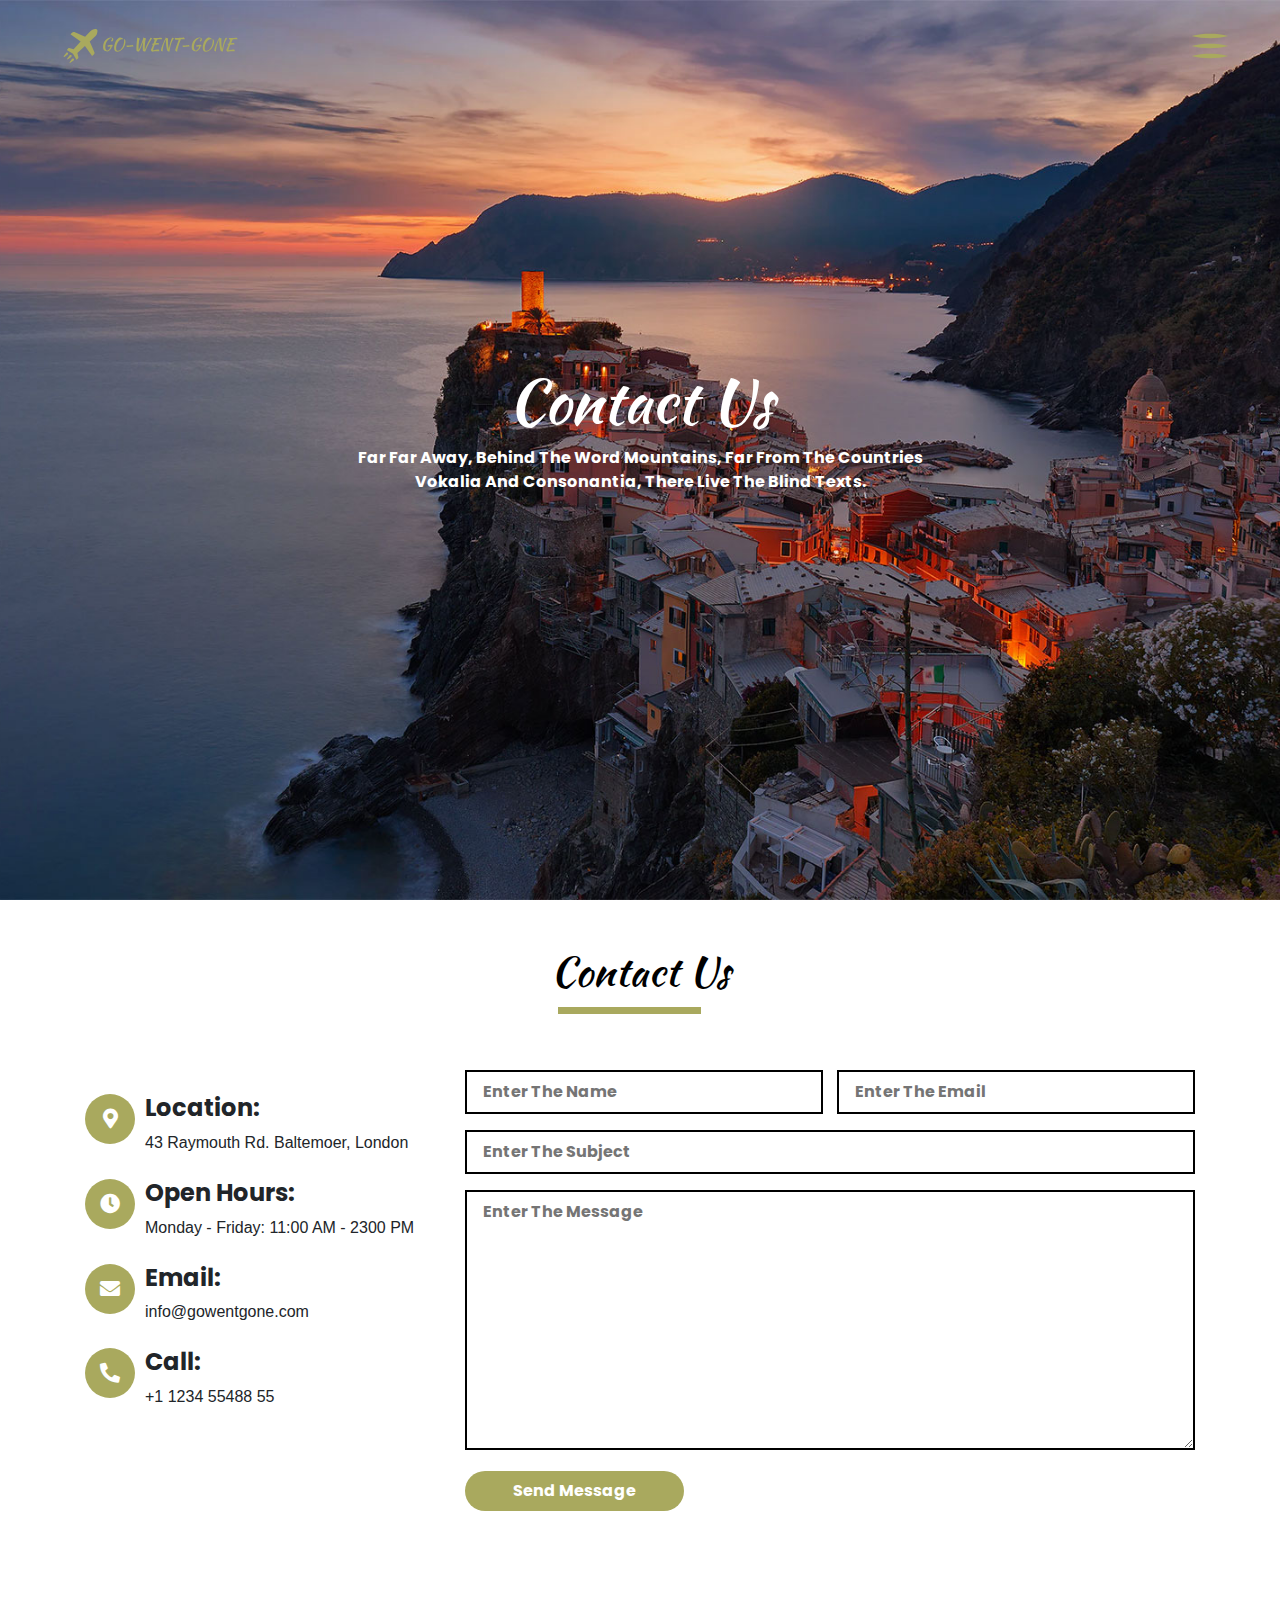
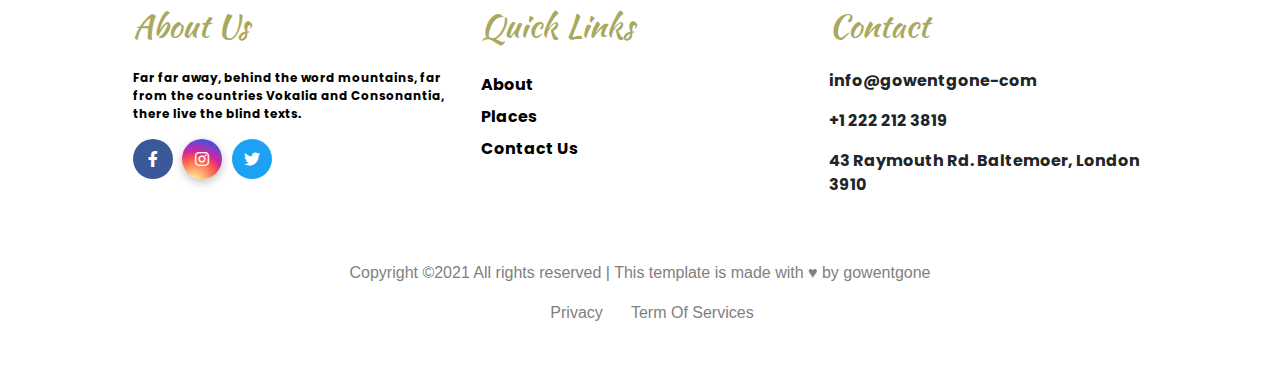
<file: html/contact.html>
<!DOCTYPE html>
<html lang="en">

<head>
    <meta charset="UTF-8">
    <meta http-equiv="X-UA-Compatible" content="IE=edge">
    <meta name="viewport" content="width=device-width, initial-scale=1.0">
    <title>Contact us - GO WENT GONE</title>
    <!-- link botstrape css file -->
    <link rel="stylesheet" href="../css/bootstrap.min.css">
    <!-- link all.css css file -->
    <link rel="stylesheet" href="../css/all.css">
    <!-- link coustom css file -->

    <link rel="stylesheet" href="../css/style.css">
    <!-- link animate css file -->
    <link rel="stylesheet" href="../css/animate.min.css">
    <!-- link favicon -->
    <link rel="shortcut icon" href="../images/logo/logo.svg" type="image/x-icon">
</head>

<body>
    <section class="wh-100 header">
        <!--  nav bar-->
        <div>
            <nav class="navigation">
                <a href="../index.html" class="home-link"><img src="../images/logo/full logo.svg" alt="logo"
                        class="logo img-fluid"> </a>
                <div class="togle" id="togle"></div>
            </nav>
            <div class="slider-page wh-100 bg-white flex">
                                <ul class="navigation-li-father text-center">
                    <li class="my-2"><a href="/GO-WENT-GONE/index.html" class="text-uppercase text-decoration-none
                                text-green style-li">home</a></li>
                    <li class="my-2"><a href="/GO-WENT-GONE/html/about.html" class="text-uppercase text-decoration-none
                                text-green style-li">about</a>
                    </li>
                    <li class="my-2"><a href="/GO-WENT-GONE/html/places.html" class="text-uppercase text-decoration-none
                                text-green style-li">services</a>
                    </li>
                    <li class="my-2"><a href="/GO-WENT-GONE/html/contact.html" class="text-uppercase text-decoration-none
                                text-green style-li">contact</a>
                    </li>
                </ul>
            </div>
        </div>
        <!-- headings -->
        <div class="wh-100 flex style-heading">
            <div class="wh-70 flex">
                <div class="text-center">
                    <h2 class="text-center font-kushan text-capitalize text-white
                                    style-other-head animate__animated animate__slideInUp">contact us</h2>
                    <p class="text-center font-poopins style-sub-heading
                                    text-capitalize text-white pb-4 animate__animated animate__slideInUp">Far far away,
                        behind the word mountains, far from the countries <br> Vokalia and Consonantia, there live the
                        blind texts.</p>
                </div>
            </div>
    </section>
    <section>
        <div class="flex">
            <h1 class="style-top-heading font-kushan text-capitalize after
                    pt-5 ">
                contact us
                <div class="underline"></div>
            </h1>
        </div>
        <div class="container  my-5">
            <div class="row align-item-center">
                <div class="col-lg-4 mb-5">
                    <div class="contact-info">
                        <div class="address mt-4">
                            <i class="fas fa-map-marker-alt fa-2x text-white "></i>
                            <h4 class="mb-2 font-poopins">Location:</h4>
                            <p>43 Raymouth Rd. Baltemoer, London</p>
                        </div>
                        <div class="open-hours mt-4">
                            <i class="fas fa-clock fa-2x text-white"></i>
                            <h4 class="mb-2 font-poopins">Open Hours:</h4>
                            <p>
                                Monday - Friday:
                                11:00 AM - 2300 PM
                            </p>
                        </div>
                        <div class="email mt-4">
                            <i class="fas fa-envelope fa-2x text-white"></i>
                            <h4 class="mb-2 font-poopins">Email:</h4>
                            <p>info@gowentgone.com</p>
                        </div>
                        <div class="phone mt-4">
                            <i class="fas fa-phone-alt fa-2x text-white"></i>
                            <h4 class="mb-2 font-poopins">Call:</h4>
                            <p>+1 1234 55488 55</p>
                        </div>
                    </div>
                </div>
                <div class="col-lg-8 ">
                    <form action="" method="post">
                        <div class="flex  style-con-nam-in  mb-3">

                            <input type="text" name="" id="" class="style-con-input px-3 py-2 text-black font-poopins style-con-nam" placeholder="enter the name">
                            <input type="text" name="" id="" class="style-con-input px-3 py-2 text-black font-poopins style-con-nam" placeholder="enter the email">
                        </div> 
                        <div class="flex flex-dir-col">

                            <input type="text" name="" id="" class="style-con-input px-3 py-2 text-black font-poopins style-con-sub mb-3" placeholder="enter the subject">
                            <textarea name="" id="" cols="30" rows="10" class="style-con-input px-3 py-2 text-black font-poopins style-con-text mb-3" placeholder="enter the message"></textarea>
                        </div>
                        <input type="button" value="send message" class="text-center text-capitalize text-white font-poopins px-5 py-2 bg-green style-send-button ">
                    </form>
                </div>
            </div>
        </div>
    </section>
  
    <footer class=" ">
        <div class="container dary  flex flex-dir-col">
            <div class="row ary py-5 px-5">
             <div class="col-xl-4 col-lg-4 col-md-12 col-sm-12 col-12 ">
                 <h2 class="text-left text-capitalize font-kushan pb-3
                 text-green">about us</h2>
                 <p class="text-left text-black font-poopins
                 text-text-black font-footer">Far far away, behind
             the
             word mountains, far from the countries Vokalia and
             Consonantia, there live the blind texts.</p>
             <ul class="style-ul padding-0">
                 <li class="style-soc-li d-inline"><a href="https://www.facebook.com/" class="style-soc-link"><i
                             class="fab fa-facebook-f style-soc-icon
                                 text-white"></i></a></li>
                 <li class="style-soc-li d-inline"><a href="https://www.instagram.com/" class="style-soc-link"><i
                             class="fab fa-instagram style-soc-icon
                                 text-white"></i></a></li>
                 <li class="style-soc-li d-inline"><a href="https://twitter.com/?lang=en"
                         class="style-soc-link"><i class="fab
                                 fa-twitter style-soc-icon text-white"></i></a>
                 </li>
             </ul>
             </div>
             <div class="col-xl-4 col-lg-4 col-md-12 col-sm-12 col-12 ">
                 <h2 class="text-left text-capitalize font-kushan pb-3
                 text-green">quick links</h2>
                 <ul class="style-ul">
                     <li class="ml-0 pl-0 text-black text-capitalize font-poopins
                             text-left py-1"><a href="about.html" class="text-black text-decoration-none
                                 text-footer">about</a></li>
                     <li class="ml-0 pl-0text-black text-capitalize font-poopins
                             text-left py-1"><a href="places.html" class="text-black text-decoration-none
                                 text-footer">places</a></li>
                     <li class="ml-0 pl-0text-black text-capitalize font-poopins
                             text-left py-1"><a href="contact.html" class="text-black text-decoration-none
                                 text-footer">contact us</a></li>
                 </ul>
             </div>
             <div class="col-xl-4 col-lg-4 col-md-12 col-sm-12 col-12 ">
                 <h2 class="text-left text-capitalize font-kushan pb-3
                 text-green">contact</h2>
                 <p class="text-text-black font-poopins">info@gowentgone-com</p>
                 <p class="text-text-black font-poopins">+1 222 212
                     3819</p>
                 <p class="text-text-black font-poopins">43 Raymouth
                     Rd. Baltemoer, London 3910</p>
             </div>
            </div>
            <div class="container flex-sapcebt flex-dir-col mb-5">
             <div class="">
                 <p class="text-left text-lightgrey">Copyright ©2021
                     All rights reserved | This template is made
                     with ♥ by gowentgone</p>
 
             </div>
             <div>
                 <a href="#" class="text-center text-capitalize
                         text-lightgrey px-4 style-links-copy">privacy</a>
                 <a href="#" class="text-center text-capitalize
                         text-lightgrey style-links-copy">term of
                     services</a>
             </div>
         </div>
    </footer>


















    <!-- link jqurey file -->
    <script src="../js/jquery-3.5.1.min.js"></script>
    <!-- link bootstrape js file -->
    <script src="../js/bootstrap.min.js"></script>
    <!-- link waypoint js file -->
    <script src="../js/waypoint.js"></script>
    <!-- link counter up js file -->
    <script src="../js/jquery.counterup.min.js"></script>
    <!-- link coustom js file -->
    <script src="../js/script.js"></script>
</body>

</html>
</file>
<file: css/style.css>
@import url(fonts.css);
@import url(predefine-classes.css);
@import url(mediaqurey.css);
.header {
    background-image: url(../images/backgroundwallpaper/hero_1.jpg);
    background-position: center;
    background-repeat: no-repeat;
    background-size: cover;
}

.navigation {
    position: absolute;
    /* top: 0px;
    left: 0px; */
    width: 100%;
    padding: 10px 50px;
    display: flex;
    justify-content: space-between;
    align-items: center;
    z-index: 1000;
}

.navigation .logo {
    width: 200px;
    height: auto;
}

.navigation .togle {
    width: 40px;
    height: 40px;
    /* background-color: brown; */
    background-image: url(../images/logo/navigation\ menu.svg);
    background-position: center;
    background-repeat: no-repeat;
    background-size: cover;
    cursor: pointer;
}

.navigation .togle.active {
    background-image: url(../images/logo/cross.svg);
    background-position: center;
    background-repeat: no-repeat;
    background-size: cover;
    cursor: pointer;
}

.slider-page {
    position: absolute;
    left: 0px;
    top: 0px;
    z-index: 20;
    transition: 0.2s;
    visibility: hidden;
    opacity: 0;
}

.slider-page.active {
    visibility: visible;
    opacity: 1;
}

.style-home-head {
    max-width: 800px;
}

.navigation-li-father {
    list-style: none;
    flex-direction: column;
}

.style-li {
    font-size: 30px;
    font-weight: 600;
    text-align: center;
    margin: 10px !important;
}

.style-li:hover {
    color: black;
}

.style-heading {
    flex-direction: column !important;
}

.style-main-heading {
    font-size: 40px;
    font-weight: 600;
}

.style-button {
    border: 0px;
    margin-top: 5px !important;
    border-radius: 40px;
    font-weight: 800;
    outline: none;
    text-decoration: none;
}

.style-button:focus {
    outline: none;
}

.style-form {
    position: relative;
    bottom: 7.1vh;
}

.style-parent-form {
    -webkit-box-shadow: 0px 10px 21px 0px rgba(0, 0, 0, 0.59);
    box-shadow: 0px 10px 21px 0px rgba(0, 0, 0, 0.59);
}

.style-input-form {
    width: 190px !important;
    height: 45px;
    /* background-color: indigo; */
    /* margin-left: 5px; */
    margin: 5px 5px;
    border-radius: 30px;
    border: 0px;
}

.style-input-form:focus {
    outline: none;
}

.style-top-heading {
    color: #000;
}

.underline {
    margin-top: 11px;
    margin-left: 7px;
    width: calc(100% - 20%);
    height: 7px;
    background-color: #a9a95e;
}

.style-carousel {
    width: 361px;
    height: 445px;
    display: flex;
    align-items: center;
    margin-left: 10px;
    border-radius: 10px;
}

.style-parent-carousel {
    flex-direction: row;
    justify-content: space-between;
}

.background-img {
    background-repeat: no-repeat;
    background-size: cover;
    background-position: center;
}

.style-card {
    background-color: #a9a95b;
    height: 300px;
}

#images1 {
    background-image: url(../images/dubai.jpg);
}

#images2 {
    background-image: url(../images/europe.jpg);
}

#images3 {
    background-image: url(../images/singapur2.jpg);
}

#images4 {
    background-image: url(../images/thiland\ 2.jpg);
}

#images5 {
    background-image: url(../images/usa.jpg);
}

#images6 {
    background-image: url(../images/venius.jpg);
}

#images7 {
    background-image: url(../images/pakistanipalces/PassuCones.jpg);
}

#images8 {
    background-image: url(../images/germany2.jpg);
}

#images9 {
    background-image: url(../images/itly.jpg);
}

.style-sub-carousel {
    position: relative;
    bottom: 140px;
    padding-left: 20px;
    padding-top: 20px;
    /* color: wheat; */
    font-weight: 800;
    font-size: 20px;
}

.style-link-carousel {
    text-decoration: none;
    font-weight: 600;
    font-size: 15px;
    padding: 8px 10px;
    background-color: #a9a95e;
    font-size: 12px;
    border-radius: 30px;
    color: #fff;
}

.style-link-carousel:hover {
    color: black;
}

.style-places {
    width: 250px;
    height: 348px;
    margin: 10px 10px;
}

.font {
    font-size: 18px;
}

.flex-space {
    display: flex;
    align-items: center;
    justify-content: space-around;
    flex-direction: row;
    /* margin-left: 10px; */
}

.img {
    border-radius: 10px;
    width: 100%;
    height: 250px;
    background-color: #a9a95e;
}

#img1 {
    background-image: url(../images/pakistanipalces/Swat-Valley.jpg);
}

#img2 {
    background-image: url(../images/china.jpg);
}

#img3 {
    background-image: url(../images/pakistanipalces/YarkhunValley.jpg);
}

#img4 {
    background-image: url(../images/pakistanipalces/PassuCones.jpg);
}

strong {
    font-size: 19px;
    color: #a9a95e;
    margin-left: 60px;
}

.small {
    margin-top: 10px !important;
    color: rgb(151, 151, 151);
}

.style-heading-dis {
    display: flex;
    justify-content: space-around;
    align-items: center;
    flex-direction: row;
}

.style-heading-dis h2 {
    font-size: 20px;
    padding-top: 10px;
}

.style-services {
    width: 347px;
    height: 235px;
    background-color: #ececec;
    margin: 10px;
    border-radius: 10px;
}

.fa-plane {
    transform: rotate(270deg);
}

.style-icon {
    margin-left: 2rem;
    margin-top: 3rem;
}

.style-ser-heading {
    margin-left: 2rem;
}

.style-sub-ser {
    padding-right: 1rem;
}

.style-get-in {
    color: #fff;
    padding: 12px 37px;
    border: 3px solid #fff;
    border-radius: 30px;
    transition: .6s ease;
}

.style-get-in:hover {
    background-color: rgb(255, 255, 255);
    color: #a9a95e !important;
    /* font-size: 20px; */
}

.bg-footer {
    background-image: url(../images/backgroundwallpaper/footer-01.svg);
    background-position: center;
    background-repeat: no-repeat;
    background-size: cover;
}

.style-footer {
    margin-bottom: 10px;
}

.style-footer-parent {
    display: flex;
    align-items: center;
    justify-content: space-around;
    flex-direction: column;
}

.style-footer {
    width: 357px;
    height: 20vh;
    /* background-color: aquamarine; */
    margin: 5px;
}

.style-footer:nth-child(1) {
    display: flex;
    justify-content: center;
    align-items: left;
    flex-direction: column;
}

.flex-dir-col {
    flex-direction: column;
}

.flex-dir-row {
    flex-direction: row;
}

.style-newsletter {
    width: 100px;
}

.style-ul {
    list-style: none;
    padding-left: 0px !important;
}

.style-ul li {
    margin: 0px;
}

.style-soc-icon {
    width: 40px;
    height: 40px;
    line-height: 40px;
    text-align: center;
    /* padding: 20px; */
    border-radius: 50%;
    margin-right: 5px;
}

.fa-facebook-f {
    background-color: #3b5998;
}

.fa-instagram {
    background: #d6249f;
    background: radial-gradient(circle at 30% 107%, #fdf497 0%, #fdf497 5%, #fd5949 45%, #d6249f 60%, #285AEB 90%);
    box-shadow: 0px 3px 10px rgba(0, 0, 0, .25);
}

.fa-twitter {
    background-color: #1DA1F2;
}

.flex-sapcebt {
    display: flex;
    align-items: center;
    justify-content: space-between;
}

.style-links-copy {
    text-decoration: none;
}

.style-links-copy:hover {
    color: #a9a95e !important;
    text-decoration: none;
}

.font-footer {
    font-size: 12px;
}

.padding-0 {
    padding: 0px;
}

.text-lightgrey {
    color: grey;
}

.text-footer:hover {
    color: #a9a95e !important;
    text-decoration: none !important;
}

/* about , places , comtact and pages */

/* about */

.style-other-head {
    font-size: 60px;
}

.style-sub-heading {
    animation-delay: 0.1s;
}

.style-about-title {
    font-size: 42px;
}

.style-button:hover {
    text-decoration: none !important;
}

.style-img-about {
    width: 258px;
    height: 328px;
}

.style-img-2 {
    margin-top: 93px;
    margin-left: 16px;
}

.image-1 {
    background-image: url(../images/backgroundwallpaper/11.jpg);
}

.image-2 {
    background-image: url(../images/backgroundwallpaper/5.jpg);
}

.style-dp {
    width: 100px;
    height: 100px;
    background-color: aqua;
    border-radius: 50%;
}

#image1 {
    background-image: url(../images/profilespics/person_1.jpg);
}

#image2 {
    background-image: url(../images/profilespics/person_2.jpg);
}

#image3 {
    background-image: url(../images/profilespics/person_3.jpg);
}

.bg-testimonals {
    background-image: url(../images/backgroundwallpaper/testimonals.svg);
}

.style-faq-btn {
    text-decoration: none !important;
    border: 0px;
    background: none;
}

.style-faq-btn:focus {
    outline: none !important;
}

.card-header {
    background: none !important;
    border: 0px !important;
    outline: none !important;
}

.card {
    border: 0px !important;
}

.accordion {
    margin-top: -30px !important;
}

#imge1 {
    background-image: url(../images/sadia.jpg);
}

#imge2 {
    background-image: url(../images/europe.jpg);
}

#imge3 {
    background-image: url(../images/japan2.jpg);
}

#imge4 {
    background-image: url(../images/germany.jpg);
}

#imge5 {
    background-image: url(../images/russia.jpg);
}

#imge6 {
    background-image: url(../images/singapur.jpg);
}

#imge7 {
    background-image: url(../images/dubai.jpg);
}

#imge8 {
    background-image: url(../images/abu\ dabi.jpg);
}

#imge9 {
    background-image: url(../images/saudia2.jpg);
}

#imge10 {
    background-image: url(../images/japan3.jpg);
}

#imge11 {
    background-image: url(../images/germany2.jpg);
}

#imge12 {
    background-image: url(../images/canada.jpg);
}

#imge13 {
    background-image: url(../images/pakistanipalces/hanzala\ vally.jpg);
}

#imge14 {
    background-image: url(../images/pakistanipalces/Passu-Cones-.jpg);
}

#imge15 {
    background-image: url(../images/pakistanipalces/Swat-Valley.jpg);
}

#imge16 {
    background-image: url(../images/pakistanipalces/YarkhunValley.jpg);
}

.bg-heading {
    background-image: url(../images/backgroundwallpaper/backgroundofheading.svg);
}

.style-bg-heading {
    display: inline-block;
}

.style-con-icon {
    width: 60px;
    height: 60px;
    border-radius: 50%;
    line-height: 60px;
    margin: 0px;
}

.contact-info i {
    width: 50px;
    height: 50px;
    line-height: 50px;
    text-align: center;
    background-color: #a9a95e;
    border-radius: 50%;
    float: left;
    margin-right: 10px;
    font-size: 20px;
}

.style-con-input {
    background: none !important;
    border: 2px solid black;
    transition: 0.6s ease;
}

.style-con-input:focus {
    border: 2px solid #a9a95e !important;
    outline: none !important;
}

.style-con-nam-in {
    justify-content: space-between;
}

.style-con-nam {
    width: 49%;
}

.style-con-sub {
    width: 100%;
}

.style-con-text {
    width: 100%;
}

.style-send-button {
    border: 0px;
    margin-top: 5px !important;
    border-radius: 40px;
    font-weight: 800;
    outline: none;
    text-decoration: none;
    float: left;
}

.style-send-button:focus {
    outline: none !important;
}

.style-con-input::placeholder {
    text-transform: capitalize;
}

/* .carousel-control-prev {
    left: -90px !important;
}

.carousel-control-next {
    left: 1042px !important;
} */
</file>
